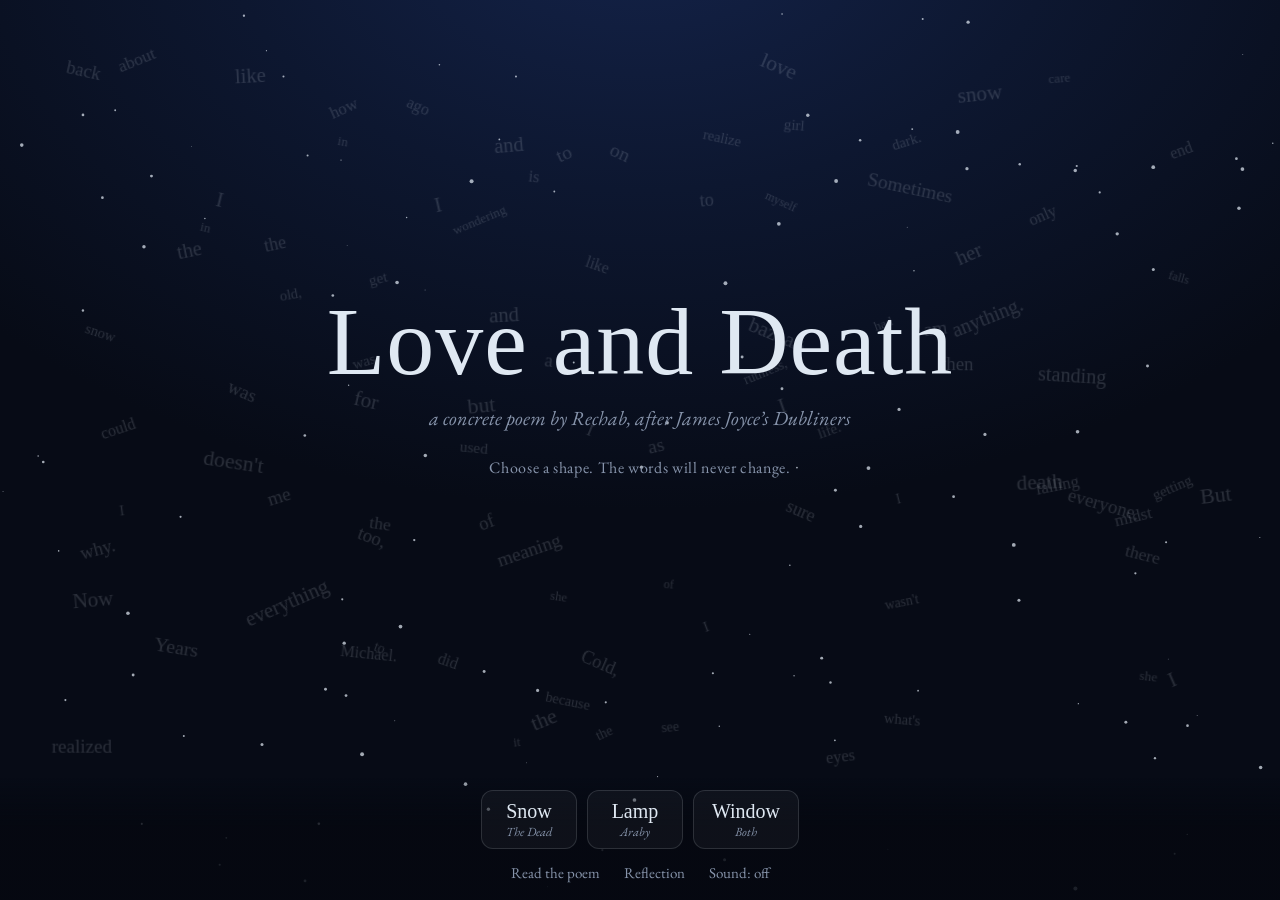
<file: index.html>
<!DOCTYPE html>
<html lang="en">
<head>
<meta charset="UTF-8">
<meta name="viewport" content="width=device-width, initial-scale=1, viewport-fit=cover">
<title>Love and Death · A concrete poem</title>
<meta name="description" content="Love and Death, a concrete poem by Rechab after James Joyce's Dubliners. The same words fall as snow, burn as a lamp, and frame a window.">
<meta name="theme-color" content="#070b16">
<link rel="icon" href="data:image/svg+xml,<svg xmlns='http://www.w3.org/2000/svg' viewBox='0 0 64 64'><rect width='64' height='64' rx='12' fill='%23070b16'/><text x='32' y='44' font-size='34' font-family='Georgia' text-anchor='middle' fill='%23dfe8f2'>L</text></svg>">
<link rel="preconnect" href="https://fonts.googleapis.com">
<link rel="preconnect" href="https://fonts.gstatic.com" crossorigin>
<link href="https://fonts.googleapis.com/css2?family=IM+Fell+English:ital@0;1&family=EB+Garamond:ital,wght@0,400;0,500;1,400&display=swap" rel="stylesheet">
<link rel="stylesheet" href="style.css">
</head>
<body data-mode="intro">
  <canvas id="snow" aria-hidden="true"></canvas>
  <div id="glow" aria-hidden="true"></div>

  <!-- Every word of the poem lives in here as its own element. -->
  <div id="stage" aria-hidden="true"></div>

  <header id="intro">
    <h1>Love and Death</h1>
    <p class="by">a concrete poem by Rechab, after James Joyce’s <i>Dubliners</i></p>
    <p class="hint">Choose a shape. The words will never change.</p>
  </header>

  <p id="caption" aria-live="polite"></p>

  <nav id="controls">
    <div class="shapes">
      <button data-shape="snow"><b>Snow</b><span>The Dead</span></button>
      <button data-shape="lamp"><b>Lamp</b><span>Araby</span></button>
      <button data-shape="window"><b>Window</b><span>Both</span></button>
    </div>
    <div class="extras">
      <button id="readBtn">Read the poem</button>
      <button id="aboutBtn">Reflection</button>
      <button id="soundBtn" aria-pressed="false" title="Soft winter wind">Sound: off</button>
    </div>
  </nav>

  <!-- Plain-text version of the poem -->
  <section class="panel" id="readPanel" hidden>
    <div class="paper">
      <button class="close" data-close aria-label="Close">×</button>
      <h2>Love and Death</h2>
      <p class="by">Rechab</p>
      <p id="poemText"></p>
    </div>
  </section>

  <!-- Reflection: written by Rechab -->
  <section class="panel" id="aboutPanel" hidden>
    <div class="paper">
      <button class="close" data-close aria-label="Close">×</button>
      <h2>Reflection</h2>
      <p class="by">English 4 AP · Dubliners: Artistic Representation</p>
      <div class="reflection">
        <p>I chose "Araby" and "The Dead" because they both talk about things that feel real to me: love and death. One thing that is constant in life is death. At the end of the day, we are all going to die. Love is there too, and I believe God made it. But sometimes we don't really deserve it.</p>
        <p>In my poem, I mixed the boy from "Araby" and Gabriel into one person. They have something in common. Both of them want love, and both of them find out the truth about themselves. I see love and death as two sides of the same coin. When you really love someone, you're ready to die for them, like Michael Furey did for Gretta. Gabriel realizes he has never loved anyone like that.</p>
        <p>The "Araby" epiphany hit me the most. The boy realizes his love was mostly about himself. I realized that, like him, my feelings for someone were sometimes more about me than about her. That was hard to admit.</p>
        <p>I called the snow cold and ruthless. Joyce says it falls on all the living and the dead. It falls the same on everyone, but it doesn't hurt everyone the same. On a rich family's roof, it's just cold. On a homeless person with nothing to protect them, it can kill. Death is equal, but life isn't.</p>
        <p>That's why my simulation keeps the words the same and only changes the shape. Life might look different for everyone, but the core story is the same. No matter how different your life looks, we are all going to die. Just like Joyce's characters, the shape changes, but the ending doesn't.</p>
      </div>
    </div>
  </section>

  <script src="app.js"></script>
</body>
</html>
</file>
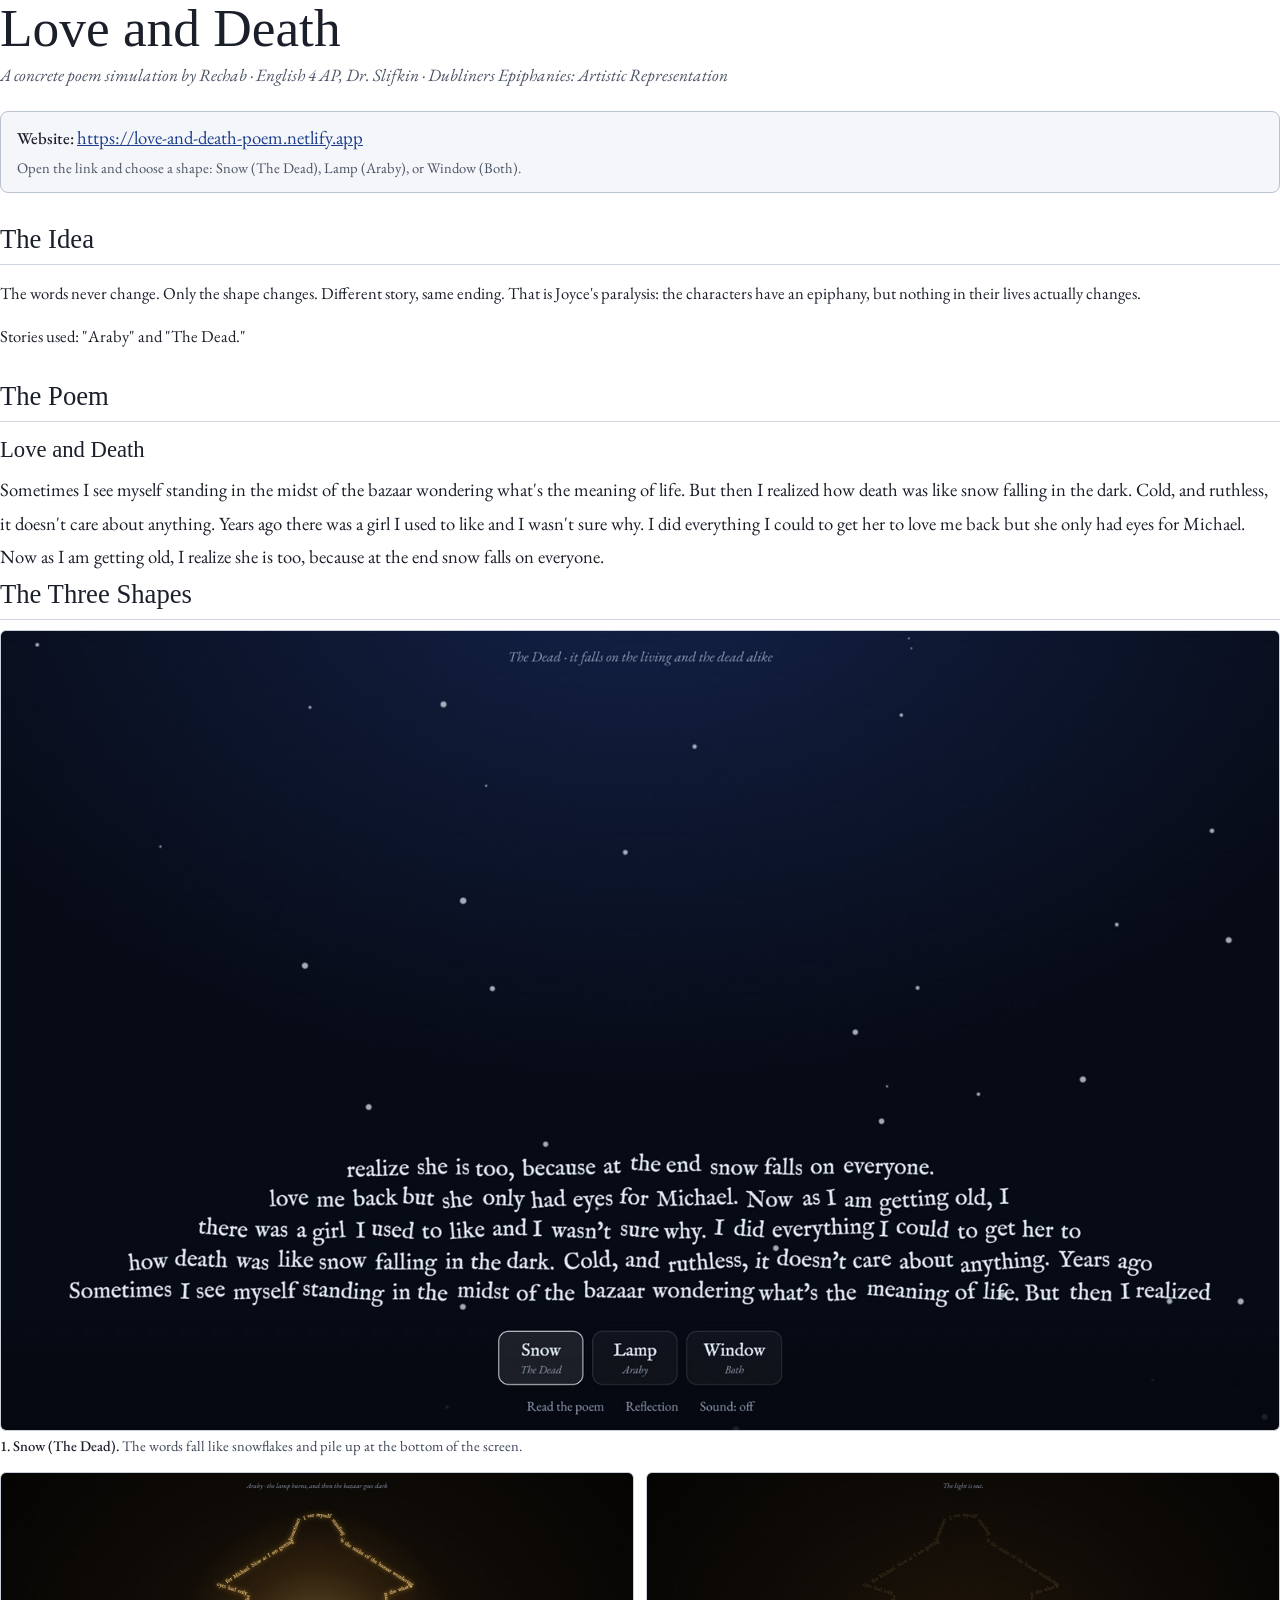
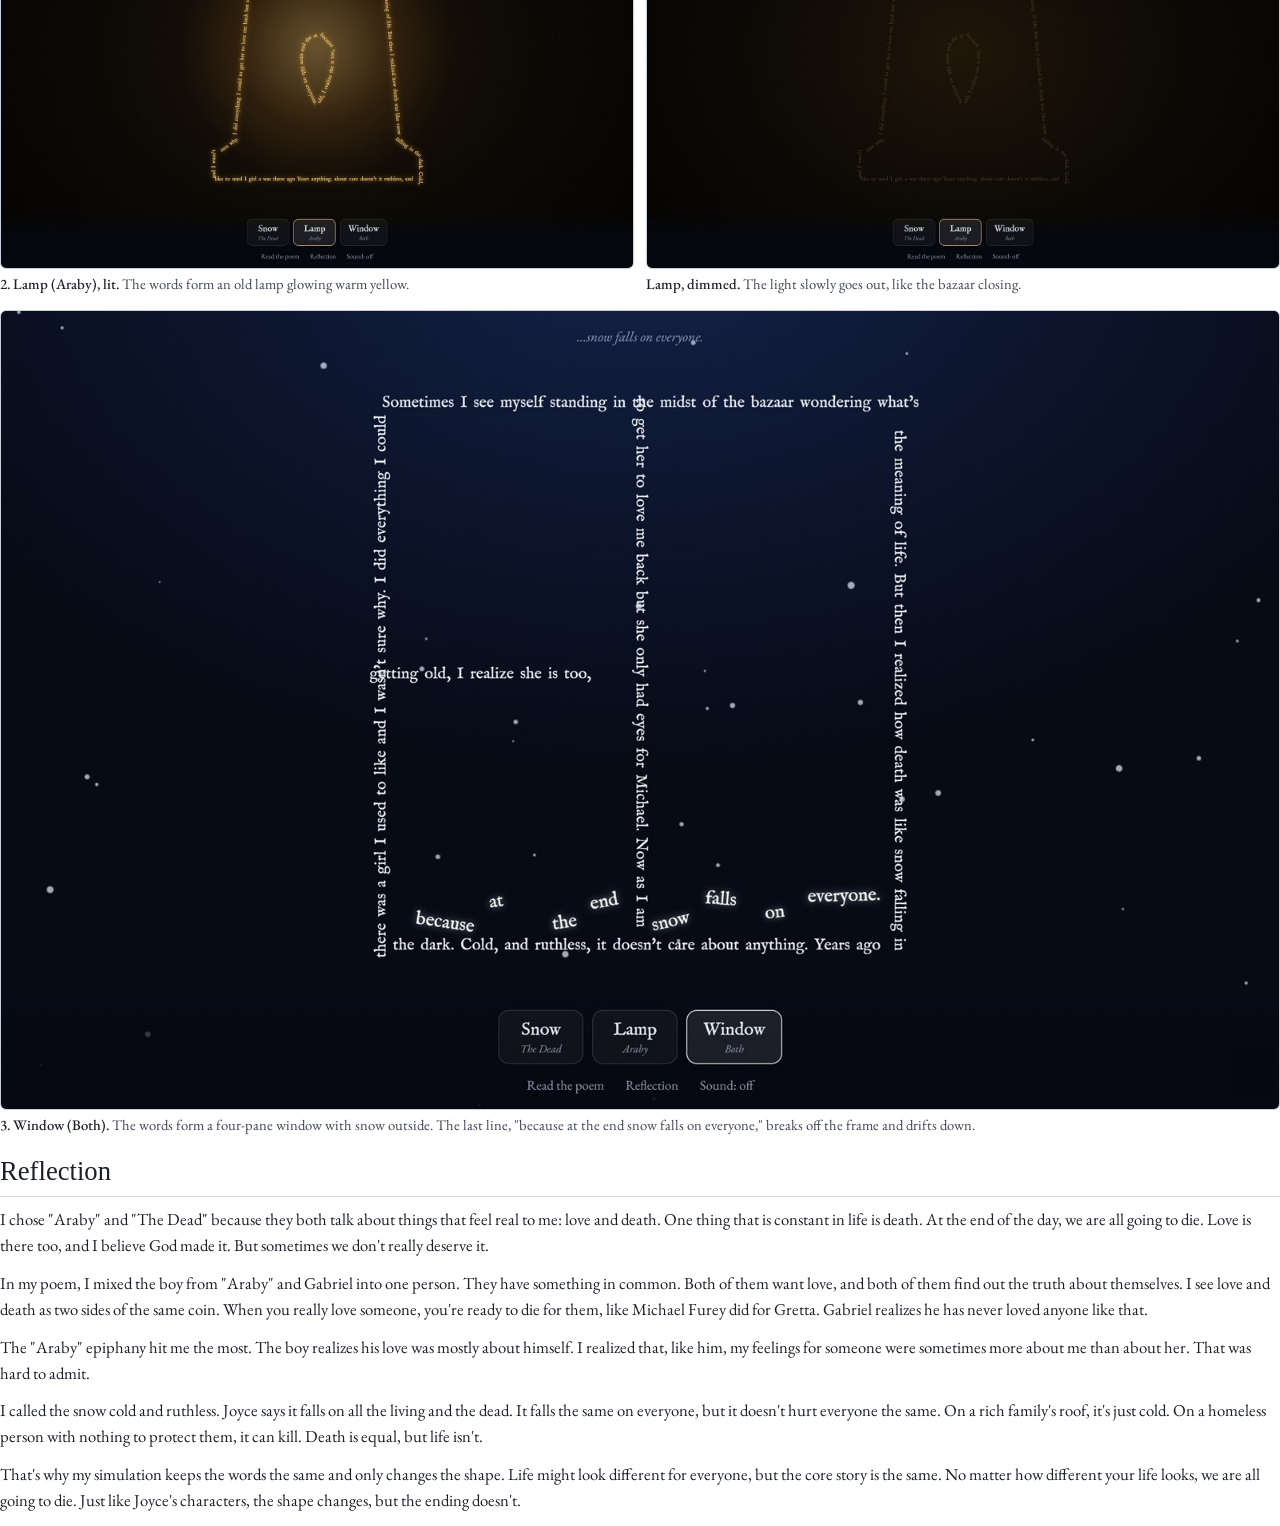
<file: submission/submission.html>
<!DOCTYPE html>
<html lang="en">
<head>
<meta charset="UTF-8">
<title>Love and Death – Rechab – English 4 AP</title>
<link href="https://fonts.googleapis.com/css2?family=IM+Fell+English:ital@0;1&family=EB+Garamond:ital,wght@0,400;0,500;1,400&display=swap" rel="stylesheet">
<style>
  @page { size: Letter; margin: 0.75in 0.8in; }
  * { box-sizing: border-box; }
  body { margin: 0; font-family: 'EB Garamond', Georgia, serif; color: #1b1f2a; font-size: 12.5pt; line-height: 1.55; }
  h1, h2 { font-family: 'IM Fell English', Georgia, serif; font-weight: 400; margin: 0; }
  h1 { font-size: 40pt; line-height: 1.05; }
  h2 { font-size: 20pt; margin-bottom: 10px; border-bottom: 1px solid #cfd5df; padding-bottom: 4px; }
  .page { page-break-after: always; }
  .page:last-child { page-break-after: auto; }
  .meta { color: #4b5466; font-style: italic; margin: 6px 0 22px; font-size: 13pt; }
  .link { border: 1px solid #b9c2d0; border-radius: 8px; padding: 12px 16px; margin: 0 0 26px; background: #f4f6fa; }
  .link b { font-weight: 500; }
  .link a { color: #1d3f8a; font-size: 14pt; }
  .link p { margin: 4px 0 0; font-size: 11pt; color: #4b5466; }
  .idea { margin: 0 0 26px; }
  .poem { font-size: 14pt; line-height: 1.8; margin: 0; }
  .poem-title { font-family: 'IM Fell English', Georgia, serif; font-size: 17pt; margin: 0 0 6px; }
  figure { margin: 0 0 14px; }
  figure img { width: 100%; display: block; border-radius: 6px; border: 1px solid #c9cfda; }
  figcaption { font-size: 11pt; color: #3d4556; margin-top: 4px; }
  figcaption b { font-weight: 500; color: #1b1f2a; }
  .pair { display: flex; gap: 12px; }
  .pair figure { flex: 1; }
  .reflection p { margin: 0 0 12px; text-indent: 0; }
</style>
</head>
<body>

<section class="page">
  <h1>Love and Death</h1>
  <p class="meta">A concrete poem simulation by Rechab · English 4 AP, Dr. Slifkin · Dubliners Epiphanies: Artistic Representation</p>

  <div class="link">
    <b>Website:</b> <a href="https://love-and-death-poem.netlify.app">https://love-and-death-poem.netlify.app</a>
    <p>Open the link and choose a shape: Snow (The Dead), Lamp (Araby), or Window (Both).</p>
  </div>

  <div class="idea">
    <h2>The Idea</h2>
    <p>The words never change. Only the shape changes. Different story, same ending. That is Joyce's paralysis: the characters have an epiphany, but nothing in their lives actually changes.</p>
    <p>Stories used: "Araby" and "The Dead."</p>
  </div>

  <h2>The Poem</h2>
  <p class="poem-title">Love and Death</p>
  <p class="poem">Sometimes I see myself standing in the midst of the bazaar wondering what's the meaning of life. But then I realized how death was like snow falling in the dark. Cold, and ruthless, it doesn't care about anything. Years ago there was a girl I used to like and I wasn't sure why. I did everything I could to get her to love me back but she only had eyes for Michael. Now as I am getting old, I realize she is too, because at the end snow falls on everyone.</p>
</section>

<section class="page">
  <h2>The Three Shapes</h2>
  <figure>
    <img src="img/2-snow-the-dead.jpg" alt="Snow shape">
    <figcaption><b>1. Snow (The Dead).</b> The words fall like snowflakes and pile up at the bottom of the screen.</figcaption>
  </figure>
  <div class="pair">
    <figure>
      <img src="img/3-lamp-araby-lit.jpg" alt="Lamp shape, lit">
      <figcaption><b>2. Lamp (Araby), lit.</b> The words form an old lamp glowing warm yellow.</figcaption>
    </figure>
    <figure>
      <img src="img/4-lamp-araby-dimmed.jpg" alt="Lamp shape, dimmed">
      <figcaption><b>Lamp, dimmed.</b> The light slowly goes out, like the bazaar closing.</figcaption>
    </figure>
  </div>
  <figure>
    <img src="img/5-window-both.jpg" alt="Window shape">
    <figcaption><b>3. Window (Both).</b> The words form a four-pane window with snow outside. The last line, "because at the end snow falls on everyone," breaks off the frame and drifts down.</figcaption>
  </figure>
</section>

<section class="page reflection">
  <h2>Reflection</h2>
  <p>I chose "Araby" and "The Dead" because they both talk about things that feel real to me: love and death. One thing that is constant in life is death. At the end of the day, we are all going to die. Love is there too, and I believe God made it. But sometimes we don't really deserve it.</p>
  <p>In my poem, I mixed the boy from "Araby" and Gabriel into one person. They have something in common. Both of them want love, and both of them find out the truth about themselves. I see love and death as two sides of the same coin. When you really love someone, you're ready to die for them, like Michael Furey did for Gretta. Gabriel realizes he has never loved anyone like that.</p>
  <p>The "Araby" epiphany hit me the most. The boy realizes his love was mostly about himself. I realized that, like him, my feelings for someone were sometimes more about me than about her. That was hard to admit.</p>
  <p>I called the snow cold and ruthless. Joyce says it falls on all the living and the dead. It falls the same on everyone, but it doesn't hurt everyone the same. On a rich family's roof, it's just cold. On a homeless person with nothing to protect them, it can kill. Death is equal, but life isn't.</p>
  <p>That's why my simulation keeps the words the same and only changes the shape. Life might look different for everyone, but the core story is the same. No matter how different your life looks, we are all going to die. Just like Joyce's characters, the shape changes, but the ending doesn't.</p>
</section>

</body>
</html>
</file>
<file: style.css>
:root{
  --night:#070b16; --night-2:#0d1730; --frost:#dfe8f2; --dim:#8794ab;
  --lamp:#ffd27a; --lamp-deep:#e59b3a; --line:rgba(223,232,242,.14);
}
*{box-sizing:border-box}
html,body{margin:0;height:100%;overflow:hidden}
body{
  font-family:'EB Garamond',Georgia,serif;color:var(--frost);
  background:radial-gradient(1200px 800px at 50% -10%,#14234a 0%,var(--night-2) 35%,var(--night) 75%);
  -webkit-font-smoothing:antialiased;transition:background 2.5s ease;
}
body[data-mode="lamp"]{background:radial-gradient(900px 700px at 50% 45%,#1d1408 0%,#0d0a06 55%,#050403 100%)}
button{font-family:inherit;color:inherit;cursor:pointer}

canvas#snow{position:fixed;inset:0;z-index:0;pointer-events:none;transition:opacity 2s ease}
body[data-mode="lamp"] canvas#snow{opacity:0}

/* Warm light behind the lamp; dims with the bazaar */
#glow{position:fixed;left:50%;top:44%;width:70vmin;height:70vmin;transform:translate(-50%,-50%);border-radius:50%;
  background:radial-gradient(circle,rgba(255,210,122,.33) 0%,rgba(229,155,58,.12) 40%,transparent 70%);
  opacity:0;pointer-events:none;z-index:0;transition:opacity 2s ease}
body[data-mode="lamp"] #glow{opacity:1}
body.dimmed #glow{opacity:.04;transition:opacity 9s ease}

/* ---------- The words ---------- */
#stage{position:fixed;inset:0;z-index:1;pointer-events:none}
.w{
  position:absolute;left:0;top:0;white-space:nowrap;line-height:1;
  font-family:'IM Fell English',Georgia,serif;color:var(--frost);
  will-change:transform,opacity;
  transition-property:transform,font-size,color,opacity,text-shadow;
  transition-timing-function:cubic-bezier(.22,.7,.2,1);
}
body[data-mode="intro"] .w{opacity:.16}
body[data-mode="lamp"] .w{color:var(--lamp);text-shadow:0 0 10px rgba(255,190,90,.75),0 0 22px rgba(229,155,58,.35)}
body.dimmed .w{color:#4a3b25!important;text-shadow:none!important;transition-duration:9s!important;transition-delay:0s!important}
body[data-mode="window"] .w.frame{color:#e9eef6}
body[data-mode="window"] .w.falling{color:#ffffff;text-shadow:0 0 8px rgba(255,255,255,.55)}

/* ---------- Intro / caption ---------- */
#intro{position:fixed;inset:0;z-index:2;display:grid;place-content:center;text-align:center;padding:0 20px 120px;transition:opacity 1.2s ease}
body:not([data-mode="intro"]) #intro{opacity:0;pointer-events:none}
h1{font-family:'IM Fell English',Georgia,serif;font-weight:400;font-size:clamp(46px,9vw,96px);margin:0;letter-spacing:.01em}
.by{color:var(--dim);font-style:italic;font-size:clamp(16px,2.2vw,20px);margin:8px 0 0}
.hint{color:var(--dim);font-size:16px;margin-top:26px;letter-spacing:.04em}
#caption{position:fixed;left:0;right:0;top:max(18px,env(safe-area-inset-top));z-index:3;text-align:center;margin:0;
  font-style:italic;color:var(--dim);font-size:16px;opacity:0;transition:opacity 1.2s ease;padding:0 16px}
#caption.on{opacity:1}

/* ---------- Controls ---------- */
#controls{position:fixed;left:0;right:0;bottom:0;z-index:4;padding:12px 14px max(14px,env(safe-area-inset-bottom));
  display:flex;flex-direction:column;align-items:center;gap:10px;
  background:linear-gradient(transparent,rgba(5,8,16,.85) 40%)}
.shapes{display:flex;gap:10px}
.shapes button{background:rgba(255,255,255,.04);border:1px solid var(--line);border-radius:12px;padding:9px 18px 8px;
  display:flex;flex-direction:column;align-items:center;min-width:96px;transition:border-color .3s,background .3s}
.shapes button b{font-family:'IM Fell English',Georgia,serif;font-weight:400;font-size:20px}
.shapes button span{font-size:12.5px;color:var(--dim);font-style:italic}
.shapes button:hover{border-color:rgba(223,232,242,.4)}
.shapes button.on{border-color:var(--frost);background:rgba(255,255,255,.09)}
body[data-mode="lamp"] .shapes button.on{border-color:var(--lamp)}
.extras{display:flex;gap:4px;flex-wrap:wrap;justify-content:center}
.extras button{background:none;border:none;color:var(--dim);font-size:15px;padding:4px 10px;border-radius:8px}
.extras button:hover{color:var(--frost)}

/* ---------- Panels ---------- */
.panel{position:fixed;inset:0;z-index:10;display:grid;place-items:center;padding:20px;background:rgba(4,6,12,.72);
  backdrop-filter:blur(4px);animation:fade .5s ease}
.panel[hidden]{display:none}
@keyframes fade{from{opacity:0}to{opacity:1}}
.paper{position:relative;max-width:620px;width:100%;max-height:86vh;overflow:auto;background:#0e1424;border:1px solid var(--line);
  border-radius:14px;padding:30px 30px 34px}
.paper h2{font-family:'IM Fell English',Georgia,serif;font-weight:400;font-size:34px;margin:0}
.paper #poemText{font-size:20px;line-height:1.75;margin-top:20px}
.close{position:absolute;top:10px;right:12px;background:none;border:none;font-size:28px;color:var(--dim)}
.reflection{margin-top:18px;font-size:19px;line-height:1.7}
.reflection p{margin:0 0 14px}
.placeholder{margin-top:20px;border:1px dashed rgba(223,232,242,.3);border-radius:10px;padding:18px;color:var(--dim);font-style:italic;font-size:18px;line-height:1.6}

@media (max-width:560px){
  .shapes button{min-width:0;padding:8px 13px 7px}
  .shapes button b{font-size:18px}
  .extras button{font-size:14px;padding:4px 7px}
  .paper{padding:24px 20px 26px}
  .paper #poemText{font-size:18px}
}
@media (prefers-reduced-motion:reduce){ .w{transition-duration:.01s!important;transition-delay:0s!important} }
</file>
